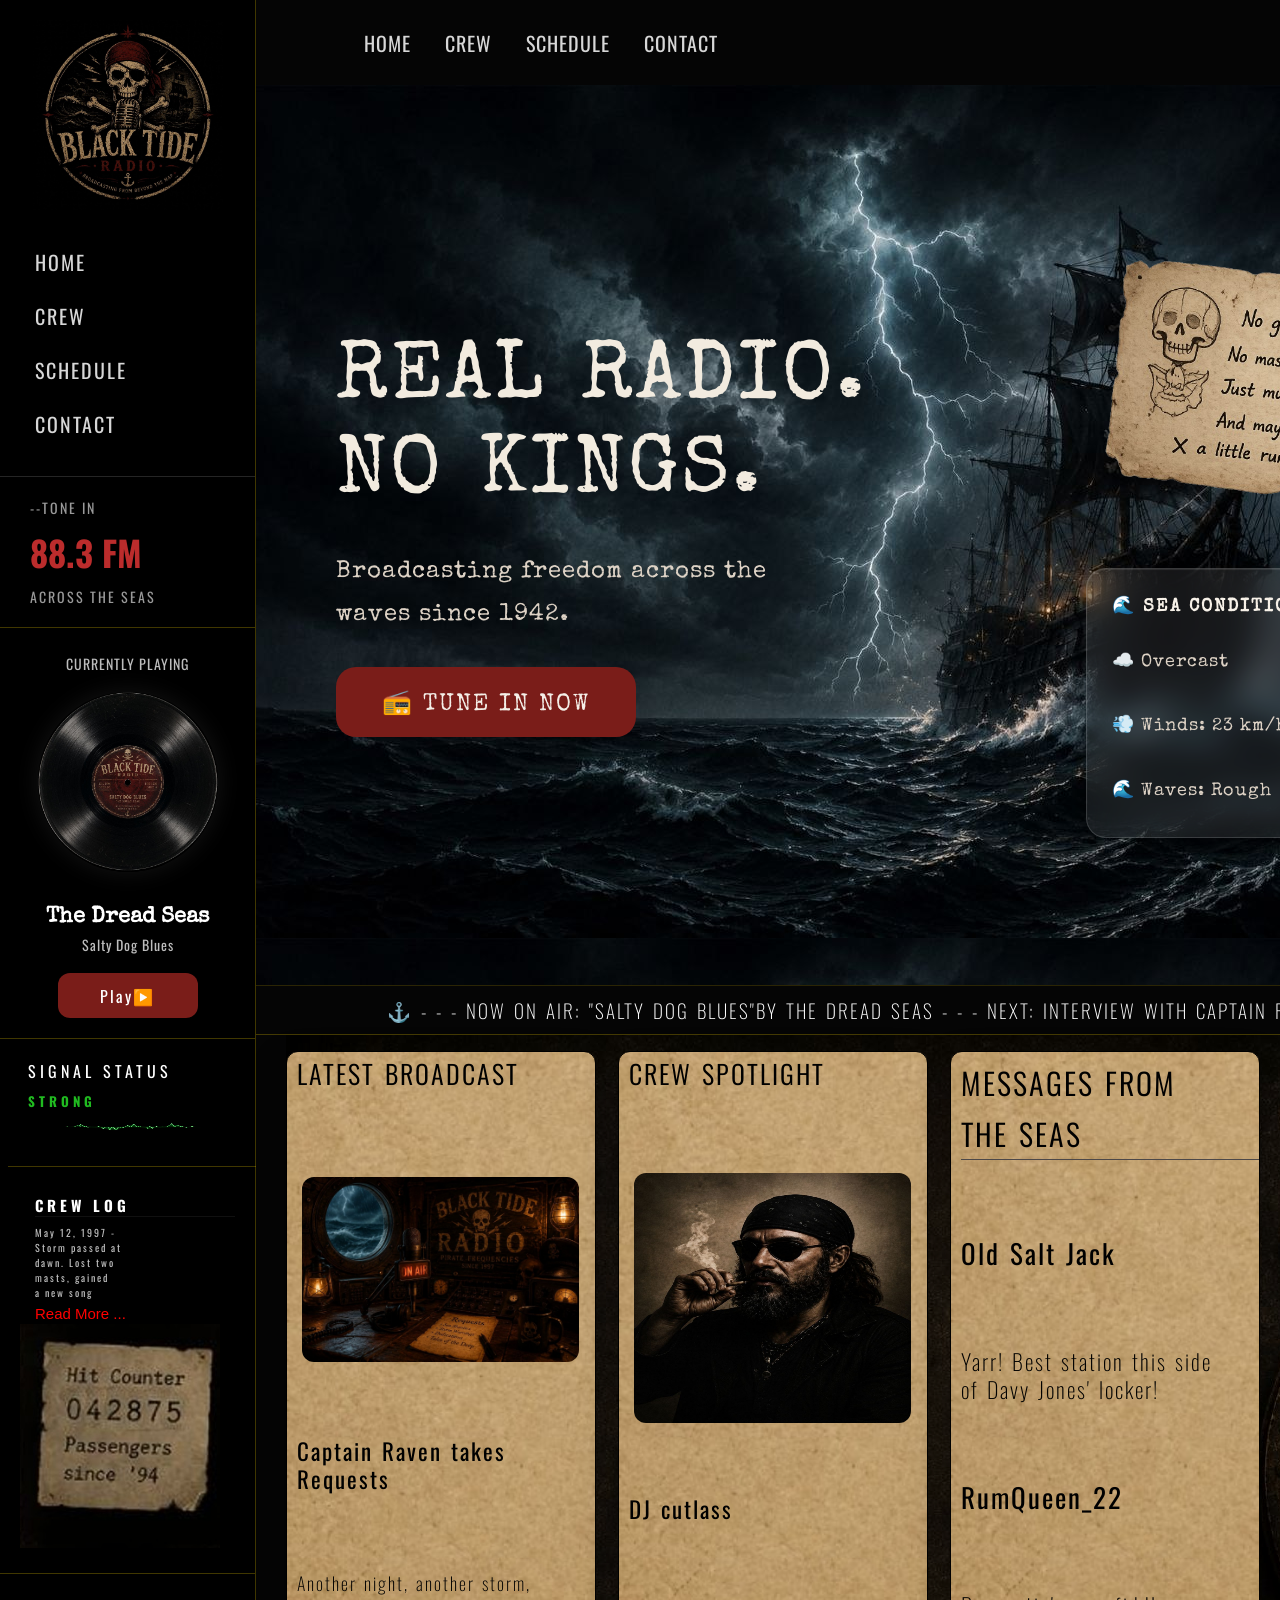
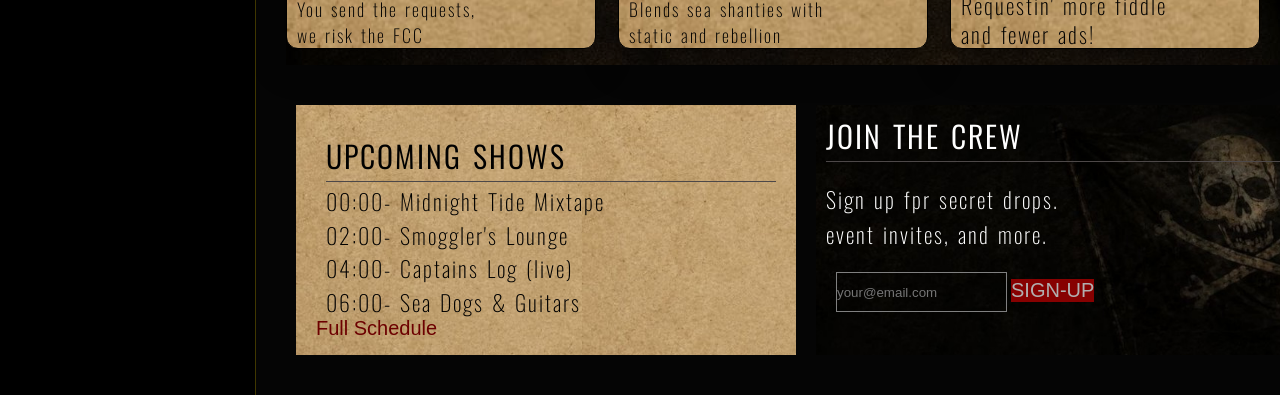
<file: index.html>
<!DOCTYPE html>
<html lang="en">
<head>
    <meta charset="UTF-8">
    <meta name="viewport" content="width=device-width, initial-scale=1.0">
    <title>Crew-Radio</title>
    <link rel="stylesheet" href="style.css">
    <link rel="preconnect" href="https://fonts.googleapis.com">
    <link rel="logo" href="logo-sidebar.jpg">
    <link rel="preconnect" href="https://fonts.gstatic.com" crossorigin>
    <link href="https://fonts.googleapis.com/css2?family=Oswald:wght@300;400;500&family=Special+Elite&display=swap" rel="stylesheet">
</head>
<body>    
    <div class="sidebar">
        <div class="sidebar-logo">
            <img src="logo-sidebar.jpg" alt="">
        </div>
        <div class="buttons">
            <a href="index.html"><button class="btn">HOME</button><br></a>
            <a href="crew.html"><button class="btn">CREW</button><br></a>
            <a href="schedule.html"><button class="btn">SCHEDULE</button><br></a>
            <a href="contact.html"><button class="btn">CONTACT</button></a>
        </div>
        <div class="tone">
            <p>--TONE IN</p>
            <h3>88.3 FM</h3>
            <p>ACROSS THE SEAS</p>
        </div>
        <div class="music-sec">
            <P>CURRENTLY PLAYING</P>
            <img class="record" src="music.jpg">
            <h3>The Dread Seas</h3>
            <p>Salty Dog Blues</p>
            <button id="playBtn">Play▶️ </button>
            <audio id="music">
            <source src="soundsbyamelia_pirate_sea_shanty_accordion_fiddles_amp_stomping.mp3" type="audio/mpeg">
            </audio>
        </div>
        <div class="heartbeat-sec">
            <p>SIGNAL STATUS</p>
            <h5>STRONG</h5>
            <img src="heartbeat.jpg" alt="">
        </div>
        <div class="crewlog">
            <h5>CREW LOG</h5>
            <p>May 12, 1997 - <br>Storm passed at <br> dawn. Lost two <br> masts, gained <br> a new song</p>
            <button>Read More ...</button>
            <img src="Hitcounter.jpg" alt="">
        </div>
    </div>
    <div class="main">
        <div class="navbar">
            <div class="button buttons" >
                <a href="index.html"><button class="btn">HOME</button><br></a>
                <a href="crew.html"><button class="btn">CREW</button><br></a>
                <a href="schedule.html"><button class="btn">SCHEDULE</button><br></a>
                <a href="contact.html"><button class="btn">CONTACT</button></a>
            </div>
            <div class="icons-sec">
                <p> <span>•</span> ON AIR</p>
                <img src="iconwireless.jpg" alt="">
            </div>
        </div>
        <div class="main-menue">
            <div>
                <h1>REAL RADIO. <br>NO KINGS.</h1>
                <p>Broadcasting freedom across the <br> waves since 1942.</p>
                <button>📻 TUNE IN NOW</button>
            </div>
            <div class="photos">
                <img src="skull.png" alt="">

                 <div class="weather-card">
                     <h3>🌊 SEA CONDITIONS</h3>
                     <p>
                      <span>☁️ Overcast</span><br><span>💨 Winds: 23 km/h</span><br><span>🌊 Waves: Rough</span></p>
                 </div>
            </div>
        </div>
        <div class="transition">
         <p>⚓ -  -  - NOW ON AIR: "SALTY DOG BLUES"BY THE DREAD SEAS -  -  - NEXT: INTERVIEW WITH CAPTAIN RAVEN -  -  -</p>
        </div>
        <div class="news-sec">
            <div class="column BROADCAST">
                <h6>LATEST BROADCAST</h6>
                <img src="broadcast.jpg" alt="">
                <h5>Captain Raven takes <br>Requests</h5>
                <p>Another night, another storm, <br> You send the requests, <br> we risk the FCC</p>
            </div>
            <div class="column BROADCAST">
                <h6>CREW SPOTLIGHT</h6>
                <img src="CREW SPOTLIGHT.jpg" alt="" class="CREW-SPOTLIGHT">
                <h5>DJ cutlass</h5>
                <p>Blends sea shanties with <br> static and rebellion</p>
            </div>
            <div class="column Messages">
                <h5>MESSAGES FROM<br>THE SEAS</h5>
                <h6>Old Salt Jack</h6>
                <p>Yarr! Best station this side <br> of Davy Jones' locker!</p>
                <h6>RumQueen_22</h6>
                <p>Requestin' more fiddle <br> and fewer ads!</p>
            </div>
        </div>
        <div class="schedule-signup">
            <div class="schedule">
                <h5>UPCOMING SHOWS</h5>
                <P>00:00- Midnight Tide Mixtape <br> </P>
                <P>02:00- Smoggler's Lounge <br> </P>
                <P>04:00- Captains Log (live) <br> </P>
                <P>06:00- Sea Dogs & Guitars <br> </P>
                <a href="schedule.html"><button>Full Schedule</button></a>
            </div>
            <div class="signup">
                <h5>JOIN THE CREW</h5>
                <p>Sign up fpr secret drops. <br> event invites, and more.</p>
                <div class="sign-up-button">
                    <form action="">    
                        <input type="email" placeholder="your@email.com">
                        <button>SIGN-UP</button>
                    </form>   
                </div>
            </div>
        </div>

    </div>

    <script src="home.js"></script>

</body>
</html>
</file>
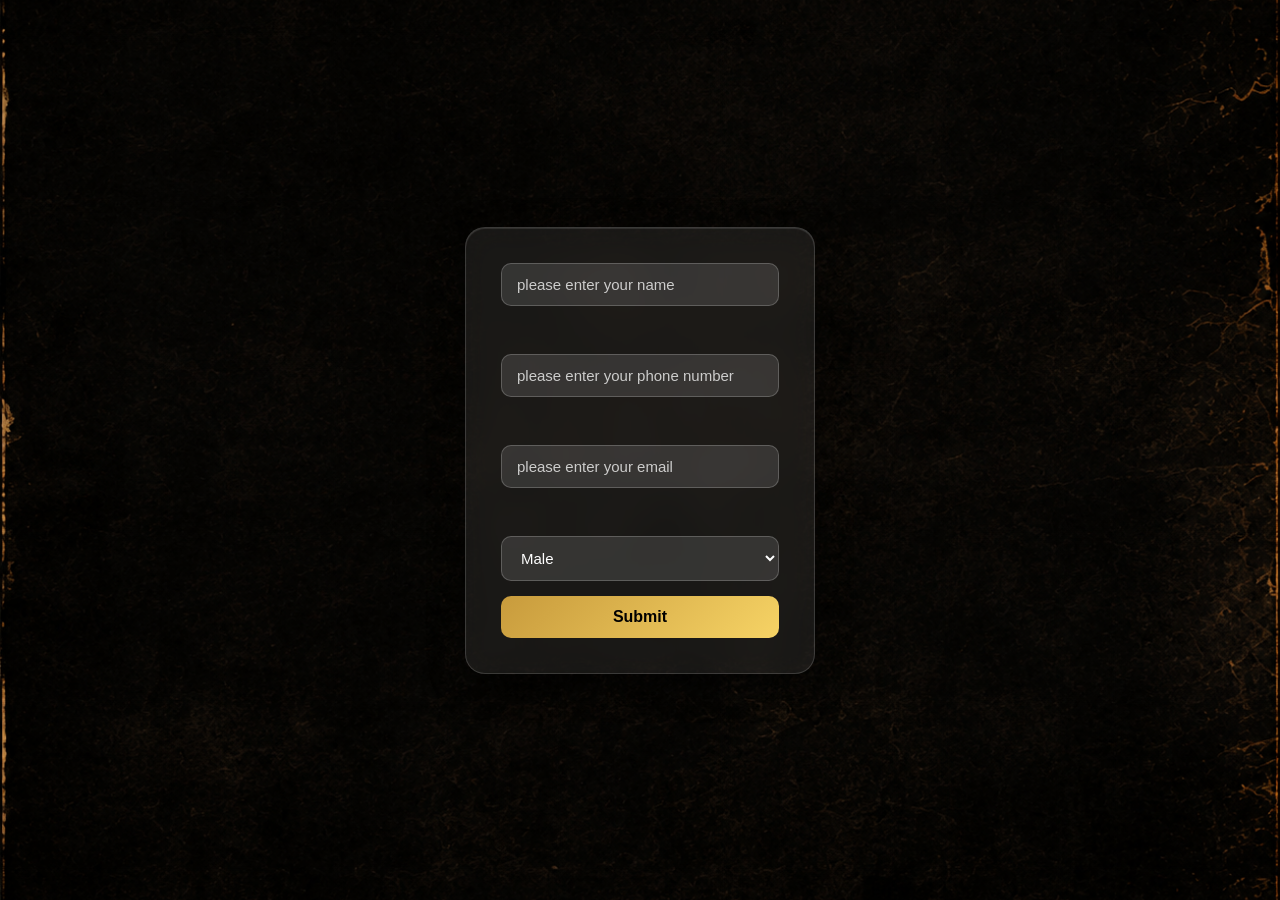
<file: contact.html>
<!DOCTYPE html>
<html lang="en">
<head>
    <meta charset="UTF-8">
    <meta name="viewport" content="width=device-width, initial-scale=1.0">
    <title>Contact Us</title>
    <link rel="stylesheet" href="contact.css">
</head>
<body>
    <div class="contact-us">
        <form action="">
            <input type="text" placeholder="please enter your name"><br>
            <input type="tel" placeholder="please enter your phone number"><br>
            <input type="email" placeholder="please enter your email"><br>
            <select placeholder="what is your gender"><br>
                <option>Male</option>
                <option>Female</option>
                <option>Other</option>
            </select>
            <button>Submit</button>
        </form>
    </div>
</body>
</html>
</file>
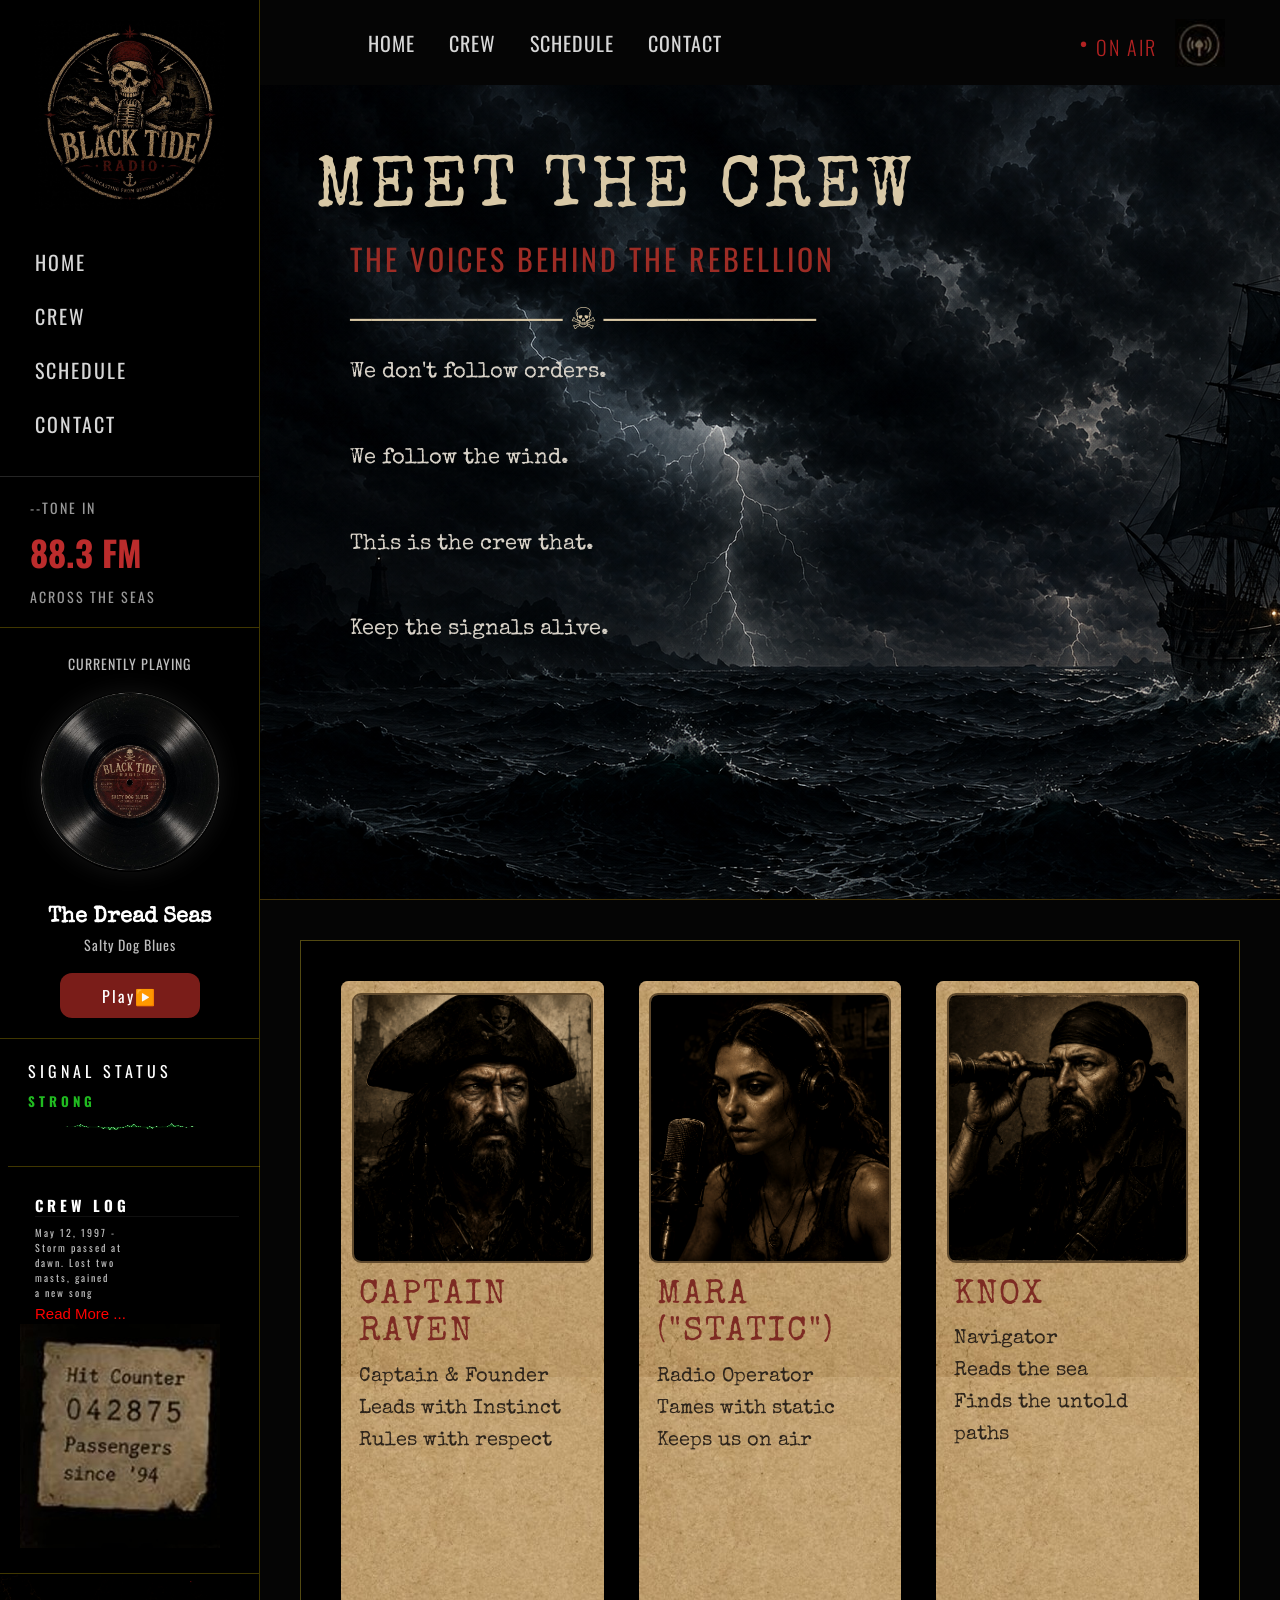
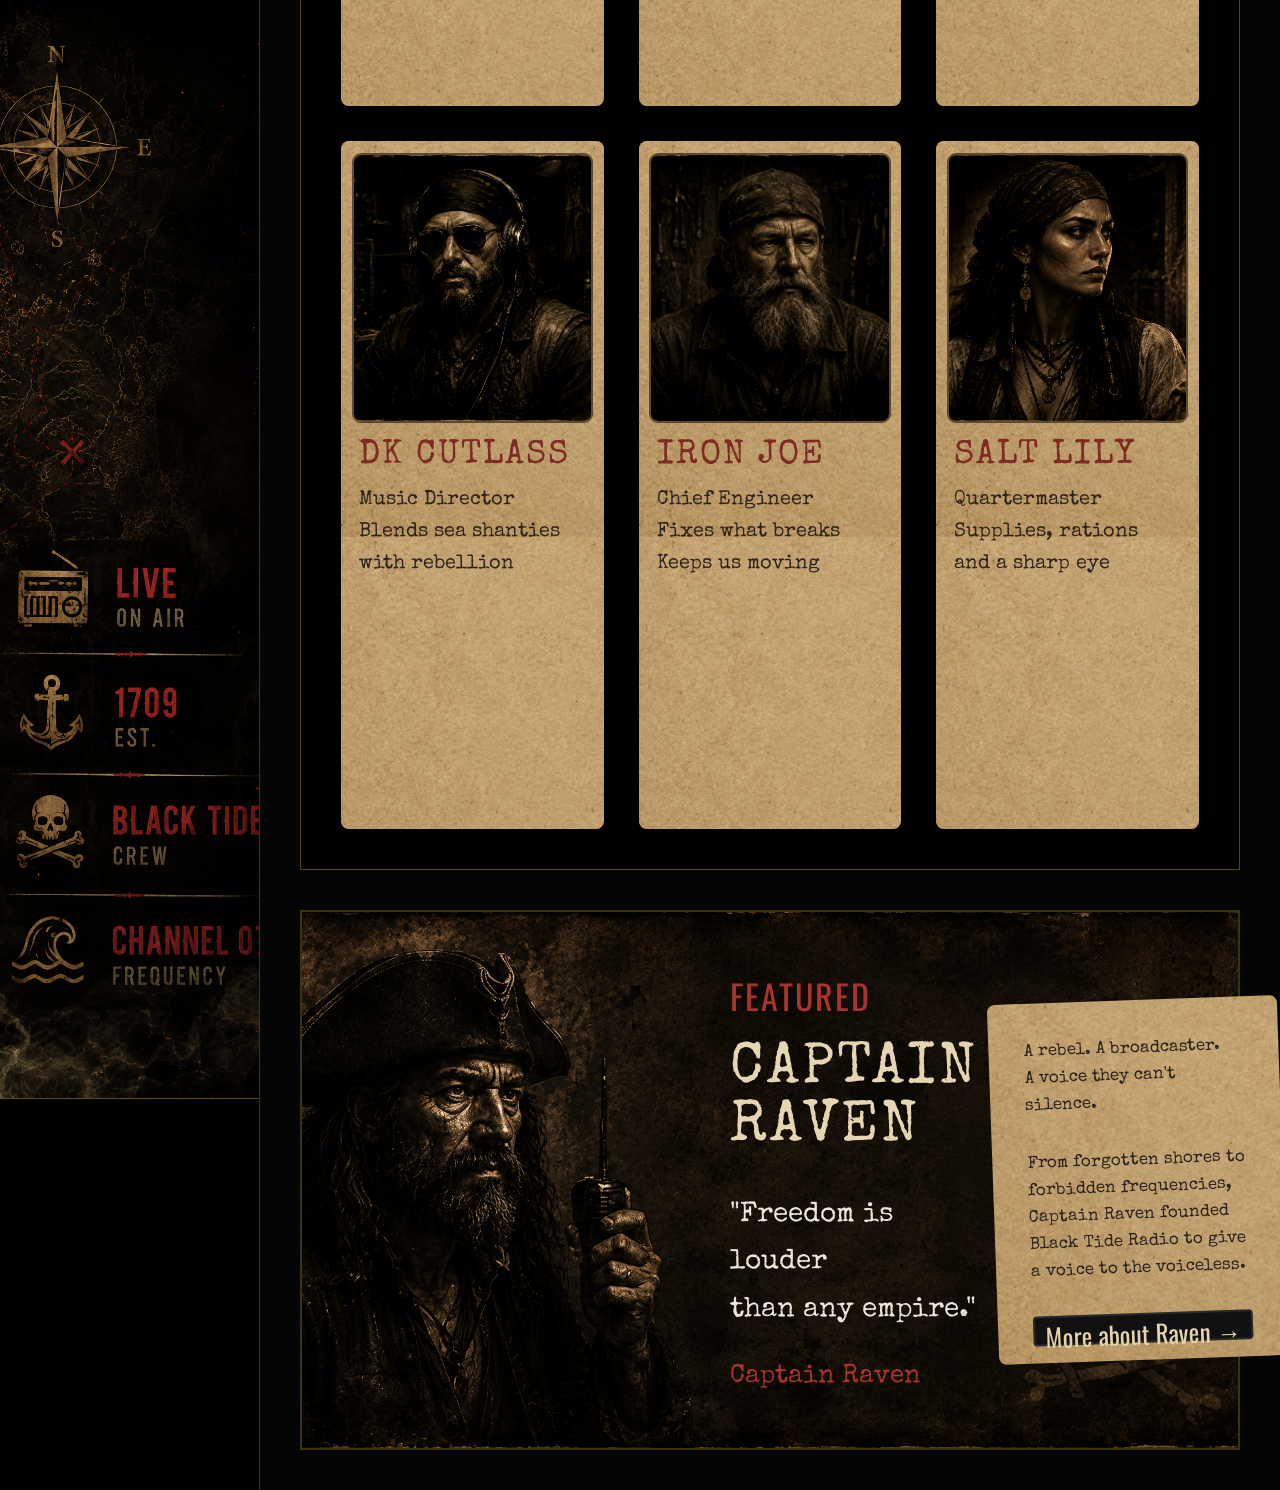
<file: crew.html>
<!DOCTYPE html>
<html lang="en">
<head>
    <meta charset="UTF-8">
    <meta name="viewport" content="width=device-width, initial-scale=1.0">
    <title>Crew-Radio</title>
    <link rel="stylesheet" href="crew.css">
    <link rel="preconnect" href="https://fonts.googleapis.com">
    <link rel="preconnect" href="https://fonts.gstatic.com" crossorigin>
    <link href="https://fonts.googleapis.com/css2?family=Oswald:wght@300;400;500&family=Special+Elite&display=swap" rel="stylesheet">
</head>
<body>    
    <div class="sidebar">
        <div class="sidebar-logo">
            <img src="logo-sidebar.jpg" alt="">
        </div>
        <div class="buttons">
            <a href="index.html"><button class="btn">HOME</button><br></a>
            <a href="crew.html"><button class="btn">CREW</button><br></a>
            <a href="schedule.html"><button class="btn">SCHEDULE</button><br></a>
            <a href="contact.html"><button class="btn">CONTACT</button></a>
        </div>
        <div class="tone">
            <p>--TONE IN</p>
            <h3>88.3 FM</h3>
            <p>ACROSS THE SEAS</p>
        </div>
        <div class="music-sec">
            <P>CURRENTLY PLAYING</P>
            <img class="record" src="music.jpg">
            <h3>The Dread Seas</h3>
            <p>Salty Dog Blues</p>
            <button id="playBtn">Play▶️ </button>
            <audio id="music">
            <source src="soundsbyamelia_pirate_sea_shanty_accordion_fiddles_amp_stomping.mp3" type="audio/mpeg">
            </audio>
        </div>
        <div class="heartbeat-sec">
            <p>SIGNAL STATUS</p>
            <h5>STRONG</h5>
            <img src="heartbeat.jpg" alt="">
        </div>
        <div class="crewlog">
            <h5>CREW LOG</h5>
            <p>May 12, 1997 - <br>Storm passed at <br> dawn. Lost two <br> masts, gained <br> a new song</p>
            <button>Read More ...</button>
            <img src="Hitcounter.jpg" alt="">
        </div>
        <div class="end">
            
        </div>
    </div>
    <div class="main">
        <div class="home-sec">
            <div class="navbar">
                <div class="button buttons" >
                    <a href="index.html"><button class="btn">HOME</button><br></a>
                    <a href="crew.html"><button class="btn">CREW</button><br></a>
                    <a href="schedule.html"><button class="btn">SCHEDULE</button><br></a>
                    <a href="contact.html"><button class="btn">CONTACT</button></a>
                 </div>
                <div class="icons-sec">
                    <p> <span>•</span> ON AIR</p>
                    <img src="iconwireless.jpg" alt="">
                </div>
                
            </div>
            <div class="herosection">
                <h1>MEET THE CREW</h1>
                <h5>THE VOICES BEHIND THE REBELLION</h5>
                <div class="heroline">
                    <span>
                    ────────── ☠ ──────────
                    </span>
                </div>
                <p>We don't follow orders.</p><br>
                <p>We follow the wind.</p><br>
                <p>This is the crew that.</p><br>
                <p>Keep the signals alive.</p><br>
            </div>
        </div>
        <div class="crew-sec">
            <div class="crew-card" id="raven">
                <img src="CAPTAINRAVEN.png" alt="">
                <h3>CAPTAIN RAVEN</h3>
                <p>Captain & Founder <br> Leads with Instinct <br>Rules with respect</p>

            </div>
            <div class="crew-card">
                <img src="MARA.png" alt="">
                <h3>MARA ("STATIC")</h3>
                <p>Radio Operator <br> Tames with static <br> Keeps us on air</p>

            </div>
            <div class="crew-card">
                <img src="KNOX.png" alt="">
                <h3>KNOX</h3>
                <p>Navigator <br> Reads the sea <br> Finds the untold paths</p>

            </div>
            <div class="crew-card">
                <img src="dj.png" alt="">
                <h3>DK CUTLASS</h3>
                <p>Music Director <br> Blends sea shanties <br> with rebellion</p>

            </div>
            <div class="crew-card">
                <img src="IRON.png" alt="">
                <h3>IRON JOE</h3>
                <p>Chief Engineer <br> Fixes what breaks <br> Keeps us moving</p>

            </div>
            <div class="crew-card">
                <img src="SALT.png" alt="">
                <h3>SALT LILY</h3>
                <p>Quartermaster <br> Supplies, rations<br> and a sharp eye</p>
            </div>
        </div>
        <div class="wise">
            <div>
                <h4>FEATURED</h4>
                <h3>CAPTAIN RAVEN</h3>
                <p>"Freedom is louder <br> than any empire."</p>
                <h6>Captain Raven</h6>
            </div>
            <div class="sheet-wise">                                                            
                <p>
                    A rebel. A broadcaster.<br>
                    A voice they can't silence.
                </p>
             <p>
                  From forgotten shores to<br>
                 forbidden frequencies,<br>
                 Captain Raven founded<br>
                 Black Tide Radio to give<br>
                 a voice to the voiceless.
             </p>
             <a href="#raven"><button>More about Raven →</button></a>
            </div>
        </div>
    </div>
    <script src="crew.js"></script>
</body>
</html>
</file>
<file: style.css>
*{
    margin:0;
    padding:0;
    box-sizing:border-box;
}
body{
    background:#050505;
    font-family:'Oswald',sans-serif;
    display: flex;
}
.sidebar{
    width:260px;
    min-height:100vh;
    background: black;
}
.sidebar-logo{
    margin-top:20px;
    margin-bottom:20px;
}
.sidebar-logo img{
    width:190px;
    transition:.4s;
}
.sidebar-logo img:hover{
    transform:scale(1.05);
}
.buttons{
    width:100%;
    padding-left:35px;
}
.btn{
    background:none;
    border:none;
    color:#d7d7d7;
    font-size:20px;
    width:100%;
    text-align:left;
    margin:12px 0;
    cursor:pointer;
    transition:.35s;
    letter-spacing:2px;
    font-family:'Oswald',sans-serif;
    position:relative;
}
.sidebar{
    border-right:1px solid rgba(255, 217, 0, 0.251);
    left:0;
    top:0;
    display:flex;
    flex-direction:column;
    align-items:center;
    box-shadow: 3px 0px 14px rgba(255, 217, 0, 0.251);
}
.btn:hover{
    color:#bb2c2c;
    transform:translateX(10px);
}
.active{
    color:#bb2c2c;
}
.active::after{
    content:"";
    position:absolute;
    left:0;
    bottom:-4px;
    width:55px;
    height:2px;
    background:#bb2c2c;
}
.tone{
    width:100%;
    margin-top:25px;
    padding:20px 30px;
    border-top:1px solid #252525;
    border-bottom:1px solid rgba(255, 217, 0, 0.251);
}
.tone p{
    color:#999;
    font-size:14px;
    letter-spacing:2px;

}
.tone h3{
    color:#bb2c2c;
    font-size:35px;
    margin:8px 0;
}
.music-sec{
    width:100%;
    text-align:center;
    color:white;
    padding:20px;
    border-bottom: 1px solid rgba(255, 217, 0, 0.251);
}
.music-sec p{
    color:#bdbdbd;
    margin-top:5px;
    font-size:14px;
    letter-spacing:1px;
}
.music-sec h3{
    margin-top:12px;
    font-family:'Special Elite',cursive;
    font-size:22px;
}
.record{
    width:180px;
    border-radius:50%;
    margin:18px 0;
    cursor:pointer;
    transition:.4s;
    box-shadow:0 0 25px rgba(255,255,255,.08);
}
.record:hover{
    transform:scale(1.05);
}
.spin{
    animation:spin 5s linear infinite;
}
@keyframes spin{
from{
transform:rotate(0deg);
}
to{
transform:rotate(360deg);
}
}
#playBtn{
    margin-top:18px;
    width:140px;
    height:45px;
    background:#7a1d19;
    border:none;
    color:white;
    cursor:pointer;
    font-size:16px;
    letter-spacing:2px;
    transition:.35s;
    font-family:'Oswald',sans-serif;
    border-radius: 12px;
}
#playBtn:hover{
    background:#b82f27;
    transform:translateY(-4px);
    box-shadow:0px 10px 25px rgba(184,47,39,.4);
}
.heartbeat-sec{
    width:100%;
    text-align:left;
    color:white;
    padding:20px;
    border-bottom: 1px solid rgba(255, 217, 0, 0.251);
    margin-left: 15px;
    font-family:'Oswald',sans-serif;
    letter-spacing: 4px;
}
.heartbeat-sec h5{
    margin-top: 7.5px;
    color: rgb(32, 187, 32);
    transition: .4s;
}
.heartbeat-sec h5:hover{
    transform: translatey(-3px);
}
.heartbeat-sec img{
    width: 200px;
    height: 30px;
}
.crewlog{
    width:100%;
    text-align:left;
    color:white;
    padding:20px;
    border-bottom: 1px solid rgba(255, 217, 0, 0.251);
    font-family:'Oswald',sans-serif;
}
.crewlog h5{
    margin-top: 7.5px;
    transition: .4s;
    border-bottom: 1px solid #101010;
    font-size: 15px;
    letter-spacing: 4px;
    margin-left: 15px;
    transition: .3s;
}
.crewlog h5:hover{
    transform: translateY(-3px);
}
.crewlog p{
    margin-top: 7.5px;
    transition: .4s;
    font-size: 10px;
    letter-spacing: 2px;
    color: silver;
    margin-left: 15px;

}
.crewlog button{
    background-color: transparent;
    color: red;
    font-size: 15px;
    border: 0px;
    transition: .4s;
    cursor: pointer;
    margin-left: 15px;

}
.crewlog button:hover{
    transform: translateY(-3px);
}
.crewlog img{
    margin: 0px;
    width: 200px;
    transition: .4s;

}
.crewlog img:hover{
    transform: translateY(-3px);
}
/* NAVBAR */
.main{
    flex:1;
    background-size:cover;
    background-position:center;
    background-repeat:no-repeat;
    background-color: #050505;
}

.navbar{
    height:85px;
    background:#050505;
    display:flex;
    justify-content:space-between;
    align-items:center;
    padding:0 45px;
}

.button{
    display:flex;
    align-items:center;
    gap:18px;
    margin-left:20px;
    width:auto;
}

.button .btn{
    width:auto;
    margin:0;
    padding:30px 8px;
    font-size:20px;
    letter-spacing:1px;
}

.button .active::after{
    width:100%;
    bottom:18px;
}

.icons-sec{
    display:flex;
    align-items:center;
    justify-content:flex-end;
    gap:18px;
    width:auto;
    margin-right:10px;
    color:#b32222;
}

.icons-sec p{
    font-size:20px;
    letter-spacing:2px;
    font-weight:300;
}

.icons-sec span{
    font-size:30px;
}

.icons-sec img{
    height:48px;
    transition:.4s;
}

.icons-sec img:hover{
    transform:translateY(-4px);
}

.main-menue{
    display: flex;
    justify-content: space-between;
    align-items: center;
    width: 100%;
    padding: 80px;
    background-image:url(home-background.jpg);
    height:100vh;
}
.main-menue > div:first-child{
    flex: 1;
}
.main-menue h1{
    font-family:'Special Elite',cursive;
    color:#f2ebdf;
    font-size:82px;
    font-weight:400;
    line-height:1.15;
    letter-spacing:3px;
    word-spacing:8px;
    margin:0;
}
.main-menue p{
    margin:30px 0;
    font-family:'Special Elite',cursive;
    color:#ddd2c5;
    font-size:24px;
    line-height:1.8;
    letter-spacing:1px;
}
.main-menue button{
    width:300px;
    height:70px;
    background:#7a1d19;
    color:#f4eee7;
    border:none;
    font-family:'Special Elite',cursive;
    font-size:24px;
    letter-spacing:2px;
    cursor:pointer;
    transition:.4s;
    border-radius: 20px;
}
.main-menue button:hover{
    background:#94231d;
    transform:translateY(-3px);
}
.photos{
    width:400px;
    display:flex;
    flex-direction:column;
    align-items:center;
    gap:25px;
    margin-top: 10px;
    justify-content: end;
}
.photos img{
    width:300px;
    height:auto;
    transition: .4s;
}
.photos img:hover{
    transform: translateY(-4px);
}
.weather-card{
    width:280px;
    padding:25px;
    border-radius:20px;
    background:rgba(255,255,255,.08);
    border:1px solid rgba(255,255,255,.15);
    backdrop-filter:blur(15px);
    -webkit-backdrop-filter:blur(15px);
    box-shadow:
        0 10px 35px rgba(0,0,0,.45),
        inset 0 1px 1px rgba(255,255,255,.12);
    text-align:left;
    height: 270px;
    transition: .4s;
}
.weather-card:hover{
    transform: translateY(-4px);
}

.weather-card h3{
    color:#f7f1e8;
    font-family:'Special Elite',cursive;
    font-size:18px;
    letter-spacing:2px;
}
.weather-card p{
    color:#ddd2c5;
    font-size:18px;
    font-family:'Special Elite',cursive;
}
.weather-card span{
    display:block;
}
.weather-card button{
    width:100%;
    height:50px;
    border:none;
    border-radius:10px;
    background:#7a1d19;
    color:#fff;
    font-family:'Special Elite',cursive;
    font-size:17px;
    cursor:pointer;
    transition:.3s;
}
.weather-card button:hover{
    background:#962520;
    transform:translateY(-2px);
}
.transition{
    display: flex;
    height: 50px;
    width: 100%;
    color: white;

}
.news-sec{
    background-image: url(newsimg.jpg);
    display: flex;
    height: 70vh;
    margin-left: 30px;
    gap: 22px;
    align-items: center;
}
.column{
    background-image: url(papertex.png);
    height: 95%;
    width: 310px;
    border-radius: 12px;
    border: 1px solid black;
    box-shadow: 0 15px 35px rgba(0,0,0,.45);
    transition: .35s;
    background-size: cover;
    gap: 10px;
}
.column:hover{
    transform: translateY(-10px);
}
.BROADCAST{
    display: flex;
    flex-direction: column;
    justify-content: space-between;
}
.BROADCAST img{
    width: 90%;
    align-items: center;
    justify-content: center;
    margin: 15px;
    border-radius: 12px;
    margin-bottom: 0px;
    transition: .4s;
}
.BROADCAST img:hover{
    transform: translateY(-5px);
}
.BROADCAST h6{
    font-size: 26px;
    letter-spacing: 2px;
    word-spacing: 2px;
    font-weight: 350;
    margin-left: 10px;
    margin-top: 5px;
    line-height: 1.3;
}
.transition{    
    align-items: center;
    justify-content: center;
    border-top: 1px solid rgba(255, 217, 0, 0.153);
    border-bottom:1px solid rgba(255, 217, 0, 0.251);
    word-spacing: 2px;
    letter-spacing: 2px;
    font-size: larger;
    font-weight: lighter;
}
.BROADCAST h5{
    font-size: 23px;
    letter-spacing: 2px;
    word-spacing: 2px;
    font-weight: 400;
    margin-left: 10px;
    margin-top: 5px;
    line-height: 1.2;
}
.BROADCAST p{
    font-size: 18px;
    letter-spacing: 2px;
    word-spacing: 2px;
    font-weight: lighter;
    margin-left: 10px;
    margin-top: 5px;
}
.BROADCAST button{
    font-size: 17px;
    letter-spacing: 2px;
    word-spacing: 2px;
    font-weight: 400;
}

.BROADCAST button:hover{
    transform: translateY(-6px);
    color: rgb(241, 78, 78);
}
.BROADCAST{
    display: flex;
    flex-direction: column;
    justify-content: space-between;
}
.CREW-SPOTLIGHT{
    align-items: center;
    justify-content: center;
    margin: 15px;
    border-radius: 12px;
    margin-bottom: 0px;
    transition: .4s;
    height: 250px;
}
.CREW-SPOTLIGHT:hover{
    transform: translateY(-5px);
}
.BROADCAST h6{
    font-size: 26px;
    letter-spacing: 2px;
    word-spacing: 2px;
    font-weight: 350;
    margin-left: 10px;
    margin-top: 5px;
    line-height: 1.3;
}
.BROADCAST h5{
    font-size: 23px;
    letter-spacing: 2px;
    word-spacing: 2px;
    font-weight: 400;
    margin-left: 10px;
    margin-top: 5px;
    line-height: 1.2;
}
.BROADCAST button{
    transition: .6s;
    font-weight: bolder;
    font-size: 17px;
    margin-left: 10px;
}
.BROADCAST p{
    font-weight: lighter;
    margin-left: 10px;
    font-size: 18px;
    letter-spacing: 2px;
    word-spacing: 2px;
    margin-top: 5px;
}
.BROADCAST button{
    margin-top: 5px;
    background-color: transparent;
    border: 0px;
    color: rgb(139, 3, 3);
    cursor: pointer;
    letter-spacing: 2px;
    word-spacing: 2px;
    font-weight: 400;
}
.BROADCAST button:hover{
    color: rgb(241, 78, 78);
    transform: translateY(-6px);
}
.BROADCAST button{
    margin-left: 10px;
    margin-top: 5px;
    background-color: transparent;
    border: 0px;
    color: rgb(139, 3, 3);
    cursor: pointer;
    transition: .6s;
    font-weight: bolder;
}
.Messages {
    display: flex;
    flex-direction: column;
    justify-content: space-between;
}
.Messages h5{    
    font-size: 30px;
    letter-spacing: 2px;
    word-spacing: 2px;
    font-weight: 350;
    margin-left: 10px;
    margin-top: 5px;
    line-height: 1.7;
    border-bottom: 1px solid #4d4848;
}
.Messages h6{
    font-size: 27px;
    letter-spacing: 2px;
    word-spacing: 2px;
    font-weight: 400;
    margin-left: 10px;
    margin-top: 5px;
    line-height: 1.5;
}
.Messages p{
    font-weight: lighter;
    margin-left: 10px;
    font-size: 22px;
    letter-spacing: 2px;
    word-spacing: 2px;
    margin-top: 5px;
    line-height: 1.3;

}
.Messages button:hover{
    color: rgb(241, 78, 78);
    transform: translateY(-6px);
}
.Messages button{
    transition: .6s;
    font-weight: bolder;
    font-size: 17px;
    margin-left: 10px;
    margin-top: 5px;
    background-color: transparent;
    border: 0px;
    color: rgb(139, 3, 3);
    cursor: pointer;
    letter-spacing: 2px;
    word-spacing: 2px;
    font-weight: 400;
}
.schedule-signup{
    display: flex;
    gap: 20px;
    margin: 40px;
}
.schedule{
    background-image: url(papertex.png);
    height: 250px;
    width: 500px;
    display: flex;
    flex-direction: column;
    justify-content: space-between;
    padding: 20px;
    transition: .5s;
}
.signup{
    background-image: url(signupsec.jpg);
    height: 250px;
    width: 650px; 
    transition: .5s;
    background-size:cover;
    background-position:center;
    background-repeat:no-repeat;
}
.schedule h5{
    font-size: 30px;
    letter-spacing: 2px;
    word-spacing: 2px;
    font-weight: 350;
    margin-left: 10px;
    margin-top: 5px;
    line-height: 1.7;
    border-bottom: 1px solid #4d4848;
    transition: .5s;
}
.schedule h5:hover{
    transform: translateY(-10px);
}
.schedule p{
    font-weight: lighter;
    margin-left: 10px;
    font-size: 22px;
    letter-spacing: 2px;
    word-spacing: 2px;
    margin-top: 5px;
    line-height: 1.3;
}
.schedule button{
    background-color: transparent;
    border: 0px;
    color: rgb(108, 0, 0);
    font-size: 20px;
    cursor: pointer;
    transition: .4s;
}
.schedule button:hover{
    transform: translateY(-10px);
}
.schedule:hover{
    transform: translateY(-10px);
}
.signup h5{
    font-size: 30px;
    letter-spacing: 2px;
    word-spacing: 2px;
    font-weight: 350;
    margin-left: 10px;
    margin-top: 5px;
    line-height: 1.7;
    border-bottom: 1px solid #4d4848;
    color: white;
    transition: .5s;
}
.signup h5:hover{
    transform: translateY(-10px);
}
.signup p{
    font-weight: lighter;
    margin-left: 10px;
    font-size: 22px;
    letter-spacing: 2px;
    word-spacing: 2px;
    margin-top: 5px;
    line-height: 1.6;
    color: white;
    margin-top: 20px;
}
.sign-up-button{
    display: flex;
    gap: 20px;
    margin-top: 20px;
}
.sign-up-button input{
    height: 40px;
    margin-left: 20px;
    background-color: transparent;
    border: 1px solid gray;
    transition: .5s;

}
.sign-up-button button{
    background-color: rgb(135, 1, 1);
    color: rgb(177, 175, 175);
    font-size: 20px;
    border: 0px;
    cursor: pointer;
    transition: .5s;
}
.sign-up-button button:hover{
    transform: translateY(-10px);
}
.sign-up-button input:hover{
    transform: translateY(-10px);
}
.signup:hover{
    transform: translateY(-10px);
}
</file>
<file: contact.css>
*{
    margin:0;
    padding:0;
    box-sizing:border-box;
}

body{
    min-height:100vh;
    display:flex;
    justify-content:center;
    align-items:center;
    background-image:url("join-us-inputs.png");
    background-position:center;
    background-size:cover;
    background-repeat:no-repeat;
    font-family:Arial, Helvetica, sans-serif;
}

.contact-us{
    width:350px;
    padding:35px;
    border-radius:20px;
    background:rgba(255,255,255,.08);
    border:1px solid rgba(255,255,255,.15);
    backdrop-filter:blur(15px);
    -webkit-backdrop-filter:blur(15px);
    box-shadow:
        0 10px 35px rgba(0,0,0,.45),
        inset 0 1px 1px rgba(255,255,255,.12);
    transition:.4s;
}

.contact-us:hover{
    transform:translateY(-5px);
    box-shadow:
        0 15px 40px rgba(0,0,0,.5),
        inset 0 1px 1px rgba(255,255,255,.15);
}

.contact-us form{
    display:flex;
    flex-direction:column;
    gap:15px;
}

.contact-us input,
.contact-us select{
    width:100%;
    padding:12px 15px;
    border:none;
    outline:none;
    border-radius:10px;
    background:rgba(255,255,255,.12);
    color:white;
    font-size:15px;
    border:1px solid rgba(255,255,255,.2);
    transition:.3s;
}

.contact-us input::placeholder{
    color:rgba(255,255,255,.75);
}

.contact-us select{
    cursor:pointer;
}

.contact-us select option{
    background:#111;
    color:white;
}

.contact-us input:focus,
.contact-us select:focus{
    border-color:#d4af37;
    box-shadow:0 0 10px rgba(212,175,55,.45);
}

.contact-us button{
    width:100%;
    padding:12px;
    border:none;
    border-radius:10px;
    background:linear-gradient(135deg,#c89b3c,#f6d365);
    color:black;
    font-size:16px;
    font-weight:bold;
    cursor:pointer;
    transition:.3s;
}

.contact-us button:hover{
    transform:scale(1.03);
    box-shadow:0 0 15px rgba(246,211,101,.45);
}

.contact-us button:active{
    transform:scale(.98);
}

@media (max-width:500px){

    .contact-us{
        width:90%;
        padding:25px;
    }

}
</file>
<file: crew.css>
*{
    margin:0;
    padding:0;
    box-sizing:border-box;
}
body{
    background:#050505;
    font-family:'Oswald',sans-serif;
    display: flex;
}
.sidebar{
    width:260px;
    min-height:100vh;
    background: black;
    border-right:1px solid rgba(255, 217, 0, 0.251);

}
.sidebar-logo{
    margin-top:20px;
    margin-bottom:20px;
}
.sidebar-logo img{
    width:190px;
    transition:.4s;
}
.sidebar{
    left:0;
    top:0;
    display:flex;
    flex-direction:column;
    align-items:center;
    box-shadow: 3px 0px 14px rgba(255, 217, 0, 0.251);
    color: rgb(132, 105, 70);
}
.sidebar-logo img:hover{
    transform:scale(1.05);
}
.buttons{
    width:100%;
    padding-left:35px;
}
.btn{
    background:none;
    border:none;
    color:#d7d7d7;
    font-size:20px;
    width:100%;
    text-align:left;
    margin:12px 0;
    cursor:pointer;
    transition:.35s;
    letter-spacing:2px;
    font-family:'Oswald',sans-serif;
    position:relative;
}
.btn:hover{
    color:#bb2c2c;
    transform:translateX(10px);
}
.active{
    color:#bb2c2c;
}
.active::after{
    content:"";
    position:absolute;
    left:0;
    bottom:-4px;
    width:55px;
    height:2px;
    background:#bb2c2c;
}
.tone{
    width:100%;
    margin-top:25px;
    padding:20px 30px;
    border-top:1px solid #252525;
    border-bottom:1px solid rgba(255, 217, 0, 0.251);
}
.tone p{
    color:#999;
    font-size:14px;
    letter-spacing:2px;

}
.tone h3{
    color:#bb2c2c;
    font-size:35px;
    margin:8px 0;
}
.music-sec{
    width:100%;
    text-align:center;
    color:white;
    padding:20px;
    border-bottom: 1px solid rgba(255, 217, 0, 0.251);
}
.music-sec p{
    color:#bdbdbd;
    margin-top:5px;
    font-size:14px;
    letter-spacing:1px;
}
.music-sec h3{
    margin-top:12px;
    font-family:'Special Elite',cursive;
    font-size:22px;
}
.record{
    width:180px;
    border-radius:50%;
    margin:18px 0;
    cursor:pointer;
    transition:.4s;
    box-shadow:0 0 25px rgba(255,255,255,.08);
}
.record:hover{
    transform:scale(1.05);
}
.spin{
    animation:spin 5s linear infinite;
}
@keyframes spin{
from{
transform:rotate(0deg);
}
to{
transform:rotate(360deg);
}
}
#playBtn{
    margin-top:18px;
    width:140px;
    height:45px;
    background:#7a1d19;
    border:none;
    color:white;
    cursor:pointer;
    font-size:16px;
    letter-spacing:2px;
    transition:.35s;
    font-family:'Oswald',sans-serif;
    border-radius: 12px;
}
#playBtn:hover{
    background:#b82f27;
    transform:translateY(-4px);
    box-shadow:0px 10px 25px rgba(184,47,39,.4);
}
.heartbeat-sec{
    width:100%;
    text-align:left;
    color:white;
    padding:20px;
    border-bottom: 1px solid rgba(255, 217, 0, 0.251);
    margin-left: 15px;
    font-family:'Oswald',sans-serif;
    letter-spacing: 4px;
}
.heartbeat-sec h5{
    margin-top: 7.5px;
    color: rgb(32, 187, 32);
    transition: .4s;
}
.heartbeat-sec h5:hover{
    transform: translatey(-3px);
}
.heartbeat-sec img{
    width: 200px;
    height: 30px;
}
.crewlog{
    width:100%;
    text-align:left;
    color:white;
    padding:20px;
    border-bottom: 1px solid rgba(255, 217, 0, 0.251);
    font-family:'Oswald',sans-serif;
}
.crewlog h5{
    margin-top: 7.5px;
    transition: .4s;
    border-bottom: 1px solid #101010;
    font-size: 15px;
    letter-spacing: 4px;
    margin-left: 15px;
    transition: .3s;
}
.crewlog h5:hover{
    transform: translateY(-3px);
}
.crewlog p{
    margin-top: 7.5px;
    transition: .4s;
    font-size: 10px;
    letter-spacing: 2px;
    color: silver;
    margin-left: 15px;

}
.crewlog button{
    background-color: transparent;
    color: red;
    font-size: 15px;
    border: 0px;
    transition: .4s;
    cursor: pointer;
    margin-left: 15px;

}
.crewlog button:hover{
    transform: translateY(-3px);
}
.crewlog img{
    margin: 0px;
    width: 200px;
    transition: .4s;

}
.crewlog img:hover{
    transform: translateY(-3px);
}
/* NAVBAR */
.main{
    flex:1;
    background-size:cover;
    background-position:center;
    background-repeat:no-repeat;
    background-color: #050505;
}
.home-sec{
    height: 100vh;
    background-image: url(crewhome.png);
    border-bottom: 1px solid rgb(69, 52, 8);
}
.herosection{
    margin-top:70px;
    margin-left:55px;
    color:#d9c7a4;
}
.end {
    background-image: url("leftsec.jpg");
    background-size: cover;
    background-position: center;
    background-repeat: no-repeat;
    height: 125vh;
    width: 100%;
    border-bottom: 1px solid  rgb(89, 77, 6);
}
.herosection h1{
    font-family:'Special Elite', cursive;
    font-size:73px;
    font-weight:400;
    letter-spacing:4px;
    color:#d8c8a6;
    margin-bottom:8px;
}

.herosection h5{
    font-family:'Oswald', sans-serif;
    font-size:30px;
    color:#9d2c25;
    letter-spacing:3px;
    font-weight:400;
    margin-bottom:12px;
    padding: 0px 35px;
}

.hero-line{
    margin-top: 10px;
    width:220px;
    height:2px;
    background:#7b5b32;
    margin-bottom:25px;
    
}
.heroline span{
    font-size: 30px;
    padding: 0px 35px;

}
.herosection p{
    font-family:'Special Elite', cursive;
    color:#d7d1c7;
    font-size:22px;
    line-height:1.9;
    padding: 5px 35px;
    margin-top: 10px;
}
.navbar{
    height:85px;
    background:#050505;
    display:flex;
    justify-content:space-between;
    align-items:center;
    padding:0 45px;
}
.button{
    display:flex;
    align-items:center;
    gap:18px;
    margin-left:20px;
    width:auto;
}
.button .btn{
    width:auto;
    margin:0;
    padding:30px 8px;
    font-size:20px;
    letter-spacing:1px;
}
.button .active::after{
    width:100%;
    bottom:18px;
}
.icons-sec{
    display:flex;
    align-items:center;
    justify-content:flex-end;
    gap:18px;
    width:auto;
    margin-right:10px;
    color:#b32222;
}
.icons-sec p{
    font-size:20px;
    letter-spacing:2px;
    font-weight:300;
}
.icons-sec span{
    font-size:30px;
}
.icons-sec img{
    height:48px;
    transition:.4s;
}
.icons-sec img:hover{
    transform:translateY(-4px);
}
.main-menue{
    display: flex;
    justify-content: space-between;
    align-items: center;
    width: 100%;
    padding: 80px;
    background-image:url(home-background.jpg);
    height:100vh;
}
.main-menue > div:first-child{
    flex: 1;
}
.crew-sec{
    height: 170vh;
    margin: 40px;
    border: 1px solid rgb(82, 73, 18);
    display: grid;
}
.crew-card{
    background-image: url(papertex.png);
    width: 100%;
    border-radius: 7.5px;
    transition:.4s;
}
.crew-card:hover{
    transform: translateY(-10px);
}
.crew-card img{    
    object-fit:cover;
    border:2px solid #5f4729;
    border-radius:4px;
    filter:sepia(.25) contrast(1.05);
    border-radius: 9px;
    transition: .5s;
}
.crew-card button{
    color:#8d2c22;
    border:2px solid #2b2b2b;
    border-radius:4px;
    font-family:'Oswald', sans-serif;
    font-size:22px;
    letter-spacing:1px;
    cursor:pointer;
    transition:.3s;
}
.crew-sec{
    grid-template-columns: repeat(3, 1fr);
    gap: 35px;
    padding: 40px;
    color: white;
    background-color: rgb(0, 0, 0);
}
.crew-card img{
    width:92%;
    height:270px;
    display:block;
    margin:12px auto 15px;
}
.crew-card img:hover{
    transform: translateY(-10px);
}
.crew-card h3{
    font-family: 'Special Elite', cursive;
    font-size: 34px;
    color: #7d2b23;
    text-transform: uppercase;
    letter-spacing: 2px;
    font-weight: 400;
    margin: 12px 18px 8px;
    line-height: 1.1;
    transition: .5s;
}
.crew-card h3:hover{
    transform: translateY(-15px);
    color: #a74a41;
}
.wise{
    display:flex;
    align-items:center;
    padding-left:42%;
    position:relative;
    gap: 15px;
    transition: .5s;
}
.crew-card p{
    font-family:'Special Elite', cursive;
    font-size:20px;
    color:#2d241b;
    line-height:1.6;
    margin:0 18px 20px;
}
.crew-card button{
    width:150px;
    height:42px;
    display:block;
    margin:20px auto;
    background:#111;
}
.crew-card button:hover{
    background:#8d2c22;
    color:#f3e5c7;
    border-color:#8d2c22;
}
.wise{
    background:url("wise.png") center/cover no-repeat;
    height:60vh;
    margin:40px;
    border:2px solid rgb(57,51,14);
}
.wise:hover{
    transform: translate(10px,-10px);
}
.wise-content{
    width:420px;
}
.wise h4{
    font-family:'Oswald',sans-serif;
    color:#a7342d;
    font-size:34px;
    font-weight:400;
    letter-spacing:2px;
    margin-bottom:20px;
}
.wise h3{
    font-family:'Special Elite',cursive;
    color:#e6d5b3;
    font-size:58px;
    font-weight:400;
    letter-spacing:3px;
    margin-bottom:35px;
}
.sheet-wise{
    flex-direction:column;
    justify-content: space-evenly;
    border-radius: 7.5px;
    transform:rotate(-2deg);   
    padding:35px;
    margin-right: 30px;
    transition: .5s;
}
.wise p{
    font-family:'Special Elite',cursive;
    color:#ece5d8;
    font-size:28px;
    line-height:1.7;
    margin-bottom:30px;
}
.wise h6{
    font-family:'Special Elite',cursive;
    color:#a7342d;
    font-size:26px;
    font-weight:400;
}
.sheet-wise{
    width:290px;
    height:360px;
    background:url("papertex.png") center/cover no-repeat;
    box-sizing:border-box;
    display:flex;

}
.sheet-wise:hover{
    transform: translateY(-10px);
}

.sheet-wise p{
    font-family:'Special Elite',cursive;
    font-size:17px;
    line-height:1.6;
    color:#2b241c;
}

.sheet-wise button{
    width:220px;
    height: 30px;
    background:#111;
    color:#e5d3ae;

}
.sheet-wise button:hover{
    background:#8d2c22;
    color:#fff;
    border-color:#8d2c22;
}
.sheet-wise button{
    border:2px solid #2a2a2a;
    border-radius:4px;
    font-family:'Oswald',sans-serif;
    font-size:25px;
    cursor:pointer;
    transition:.3s;
    margin: auto;
}
</file>
